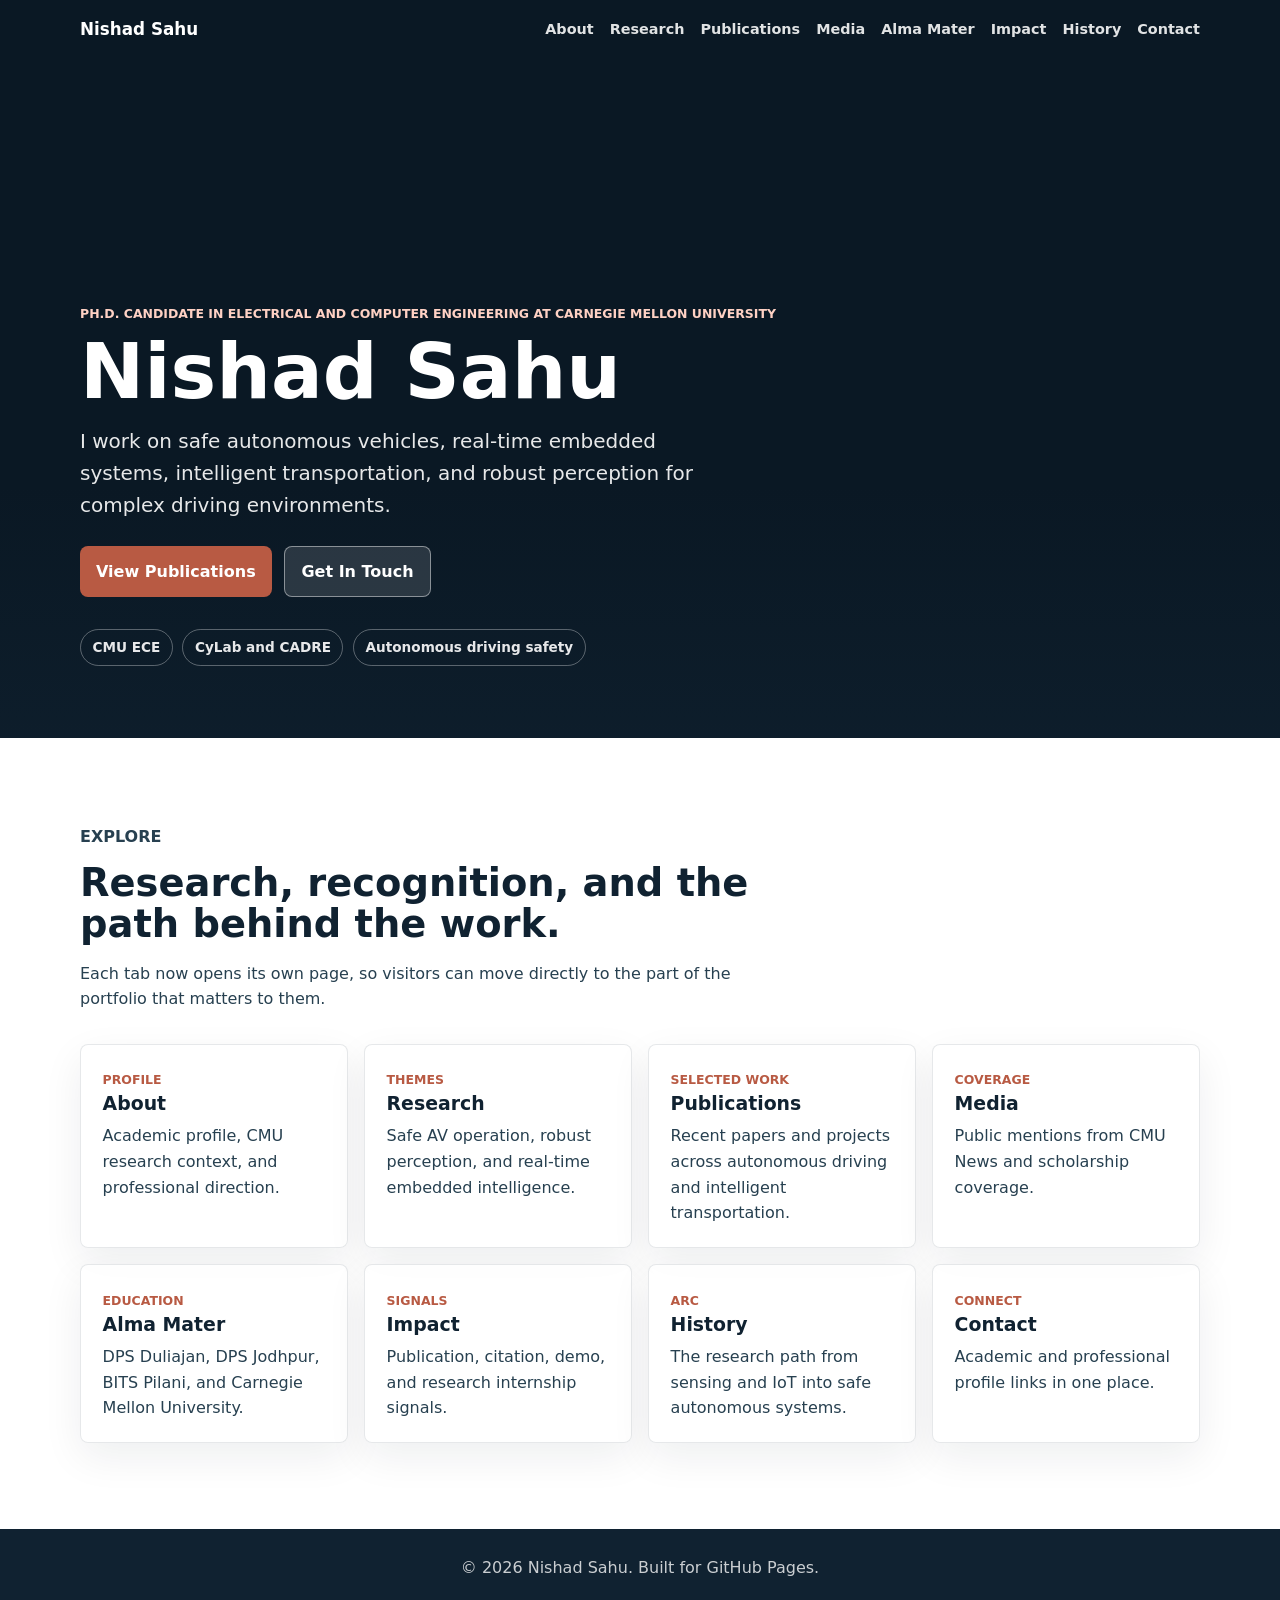
<file: index.html>
<!doctype html>
<html lang="en">
  <head>
    <meta charset="utf-8">
    <meta name="viewport" content="width=device-width, initial-scale=1">
    <title>Nishad Sahu | Autonomous Vehicles Researcher</title>
    <meta
      name="description"
      content="Nishad Sahu is a Ph.D. candidate in Electrical and Computer Engineering at Carnegie Mellon University working on autonomous vehicles, real-time embedded systems, intelligent transportation, and safe autonomy."
    >
    <meta property="og:title" content="Nishad Sahu | Autonomous Vehicles Researcher">
    <meta
      property="og:description"
      content="Research, publications, media coverage, alma mater, and professional profile for Nishad Sahu."
    >
    <meta property="og:type" content="website">
    <meta property="og:image" content="https://nishad-sahu.github.io/assets/cmu-av-poster-demo.jpg">
    <link rel="stylesheet" href="styles.css">
  </head>
  <body>
    <a class="skip-link" href="#main">Skip to content</a>

    <header class="site-header" data-header>
      <nav class="nav" aria-label="Primary navigation">
        <a class="brand" href="index.html" aria-label="Nishad Sahu home">Nishad Sahu</a>
        <button class="nav-toggle" type="button" aria-expanded="false" aria-controls="site-menu">
          <span class="nav-toggle-bar"></span>
          <span class="nav-toggle-bar"></span>
          <span class="nav-toggle-bar"></span>
          <span class="visually-hidden">Menu</span>
        </button>
        <div class="nav-links" id="site-menu">
          <a href="about.html">About</a>
          <a href="research.html">Research</a>
          <a href="publications.html">Publications</a>
          <a href="media.html">Media</a>
          <a href="alma-mater.html">Alma Mater</a>
          <a href="impact.html">Impact</a>
          <a href="history.html">History</a>
          <a href="contact.html">Contact</a>
        </div>
      </nav>
    </header>

    <main id="main">
      <section class="hero" aria-label="Introduction">
        <div class="hero-media" aria-hidden="true">
          <span class="hero-slide hero-slide-one"></span>
          <span class="hero-slide hero-slide-two"></span>
          <span class="hero-slide hero-slide-three"></span>
        </div>
        <div class="hero-content">
          <p class="eyebrow">Ph.D. Candidate in Electrical and Computer Engineering at Carnegie Mellon University</p>
          <h1>Nishad Sahu</h1>
          <p class="hero-lede">
            I work on safe autonomous vehicles, real-time embedded systems,
            intelligent transportation, and robust perception for complex
            driving environments.
          </p>
          <div class="hero-actions" aria-label="Primary actions">
            <a class="button button-primary" href="publications.html">View Publications</a>
            <a class="button button-secondary" href="contact.html">Get In Touch</a>
          </div>
          <div class="hero-notes" aria-label="Site highlights">
            <span>CMU ECE</span>
            <span>CyLab and CADRE</span>
            <span>Autonomous driving safety</span>
          </div>
        </div>
      </section>

      <section class="section section-light">
        <div class="section-inner">
          <div class="section-heading">
            <p class="section-kicker">Explore</p>
            <h2>Research, recognition, and the path behind the work.</h2>
            <p>
              Each tab now opens its own page, so visitors can move directly to
              the part of the portfolio that matters to them.
            </p>
          </div>

          <div class="preview-grid">
            <a class="preview-card" href="about.html">
              <span class="card-label">Profile</span>
              <h3>About</h3>
              <p>Academic profile, CMU research context, and professional direction.</p>
            </a>
            <a class="preview-card" href="research.html">
              <span class="card-label">Themes</span>
              <h3>Research</h3>
              <p>Safe AV operation, robust perception, and real-time embedded intelligence.</p>
            </a>
            <a class="preview-card" href="publications.html">
              <span class="card-label">Selected Work</span>
              <h3>Publications</h3>
              <p>Recent papers and projects across autonomous driving and intelligent transportation.</p>
            </a>
            <a class="preview-card" href="media.html">
              <span class="card-label">Coverage</span>
              <h3>Media</h3>
              <p>Public mentions from CMU News and scholarship coverage.</p>
            </a>
            <a class="preview-card" href="alma-mater.html">
              <span class="card-label">Education</span>
              <h3>Alma Mater</h3>
              <p>DPS Duliajan, DPS Jodhpur, BITS Pilani, and Carnegie Mellon University.</p>
            </a>
            <a class="preview-card" href="impact.html">
              <span class="card-label">Signals</span>
              <h3>Impact</h3>
              <p>Publication, citation, demo, and research internship signals.</p>
            </a>
            <a class="preview-card" href="history.html">
              <span class="card-label">Arc</span>
              <h3>History</h3>
              <p>The research path from sensing and IoT into safe autonomous systems.</p>
            </a>
            <a class="preview-card" href="contact.html">
              <span class="card-label">Connect</span>
              <h3>Contact</h3>
              <p>Academic and professional profile links in one place.</p>
            </a>
          </div>
        </div>
      </section>
    </main>

    <footer class="site-footer">
      <p>&copy; <span id="year"></span> Nishad Sahu. Built for GitHub Pages.</p>
    </footer>

    <script src="script.js"></script>
  </body>
</html>
</file>
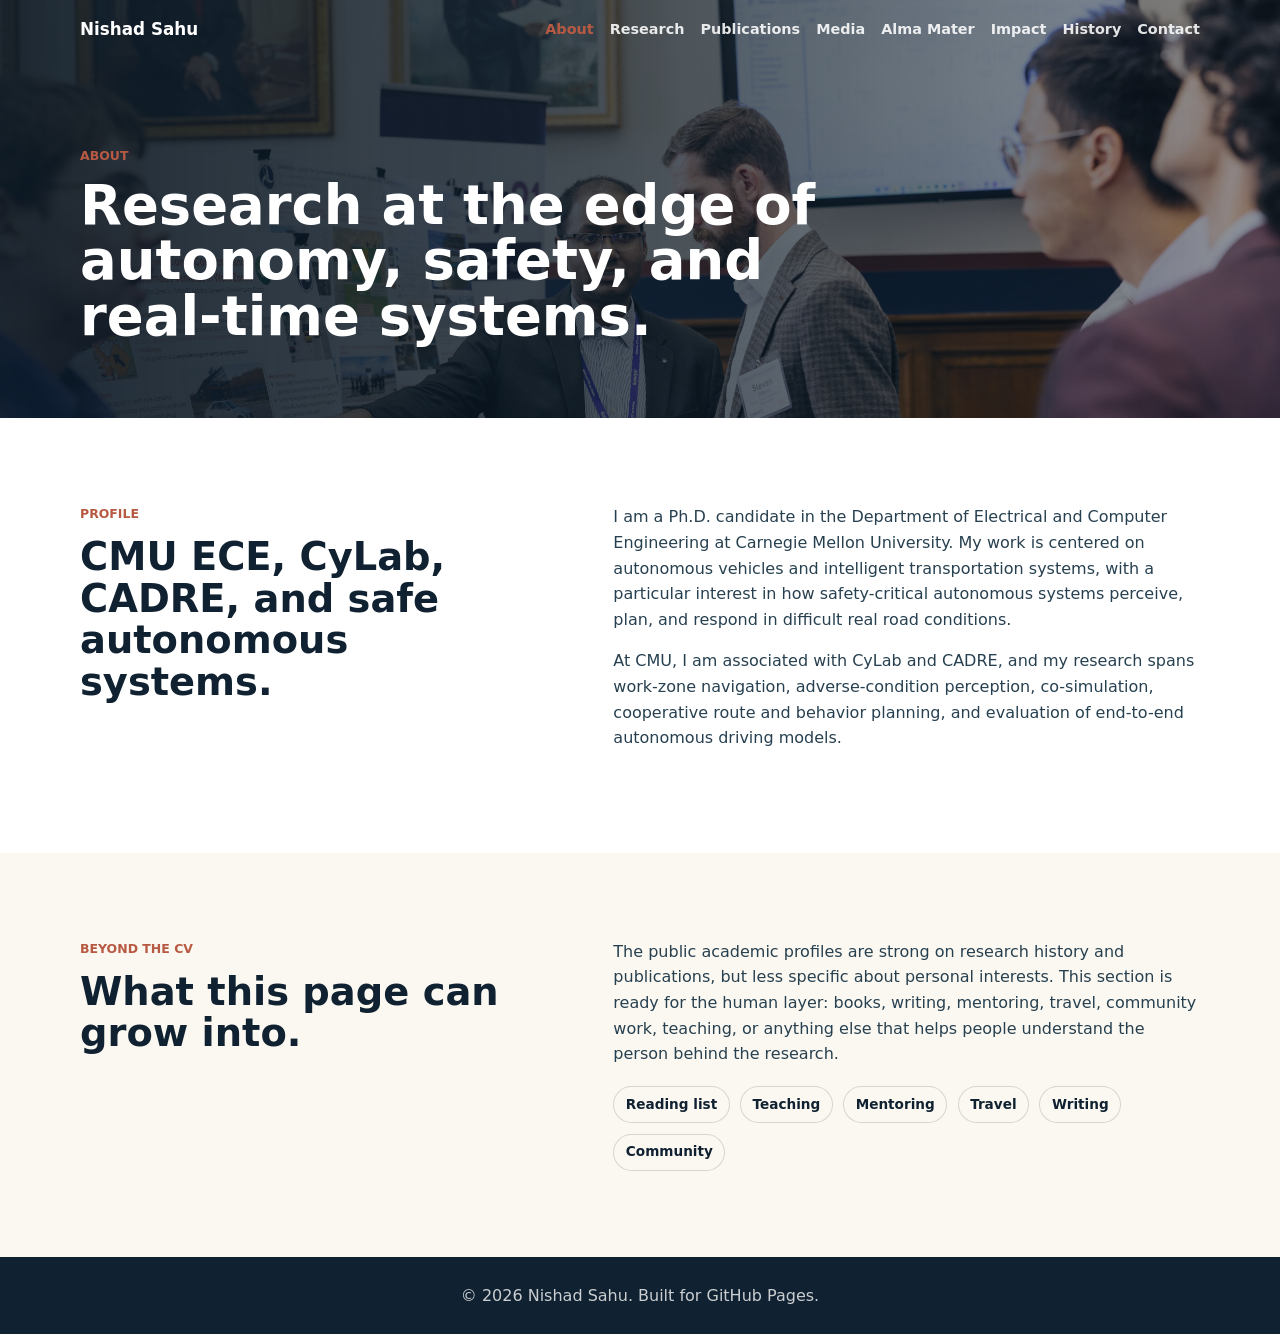
<file: about.html>
<!doctype html>
<html lang="en">
  <head>
    <meta charset="utf-8">
    <meta name="viewport" content="width=device-width, initial-scale=1">
    <title>About | Nishad Sahu</title>
    <meta name="description" content="About Nishad Sahu, Ph.D. candidate in Electrical and Computer Engineering at Carnegie Mellon University.">
    <meta property="og:title" content="About | Nishad Sahu">
    <meta property="og:description" content="Academic profile, research interests, and professional direction.">
    <meta property="og:type" content="website">
    <meta property="og:image" content="https://nishad-sahu.github.io/assets/cmu-av-poster-demo.jpg">
    <link rel="stylesheet" href="styles.css">
  </head>
  <body>
    <a class="skip-link" href="#main">Skip to content</a>
    <header class="site-header" data-header>
      <nav class="nav" aria-label="Primary navigation">
        <a class="brand" href="index.html" aria-label="Nishad Sahu home">Nishad Sahu</a>
        <button class="nav-toggle" type="button" aria-expanded="false" aria-controls="site-menu">
          <span class="nav-toggle-bar"></span>
          <span class="nav-toggle-bar"></span>
          <span class="nav-toggle-bar"></span>
          <span class="visually-hidden">Menu</span>
        </button>
        <div class="nav-links" id="site-menu">
          <a href="about.html" aria-current="page">About</a>
          <a href="research.html">Research</a>
          <a href="publications.html">Publications</a>
          <a href="media.html">Media</a>
          <a href="alma-mater.html">Alma Mater</a>
          <a href="impact.html">Impact</a>
          <a href="history.html">History</a>
          <a href="contact.html">Contact</a>
        </div>
      </nav>
    </header>

    <main id="main">
      <section class="page-hero page-hero-photo">
        <div class="section-inner">
          <p class="eyebrow">About</p>
          <h1>Research at the edge of autonomy, safety, and real-time systems.</h1>
        </div>
      </section>

      <section class="section section-light">
        <div class="section-inner two-column">
          <div>
            <p class="section-kicker">Profile</p>
            <h2>CMU ECE, CyLab, CADRE, and safe autonomous systems.</h2>
          </div>
          <div class="body-copy">
            <p>
              I am a Ph.D. candidate in the Department of Electrical and
              Computer Engineering at Carnegie Mellon University. My work is
              centered on autonomous vehicles and intelligent transportation
              systems, with a particular interest in how safety-critical
              autonomous systems perceive, plan, and respond in difficult real
              road conditions.
            </p>
            <p>
              At CMU, I am associated with CyLab and CADRE, and my research
              spans work-zone navigation, adverse-condition perception,
              co-simulation, cooperative route and behavior planning, and
              evaluation of end-to-end autonomous driving models.
            </p>
          </div>
        </div>
      </section>

      <section class="section">
        <div class="section-inner two-column">
          <div>
            <p class="section-kicker">Beyond The CV</p>
            <h2>What this page can grow into.</h2>
          </div>
          <div class="body-copy">
            <p>
              The public academic profiles are strong on research history and
              publications, but less specific about personal interests. This
              section is ready for the human layer: books, writing, mentoring,
              travel, community work, teaching, or anything else that helps
              people understand the person behind the research.
            </p>
            <div class="interest-tags" aria-label="Personal section placeholders">
              <span>Reading list</span>
              <span>Teaching</span>
              <span>Mentoring</span>
              <span>Travel</span>
              <span>Writing</span>
              <span>Community</span>
            </div>
          </div>
        </div>
      </section>
    </main>

    <footer class="site-footer">
      <p>&copy; <span id="year"></span> Nishad Sahu. Built for GitHub Pages.</p>
    </footer>
    <script src="script.js"></script>
  </body>
</html>
</file>
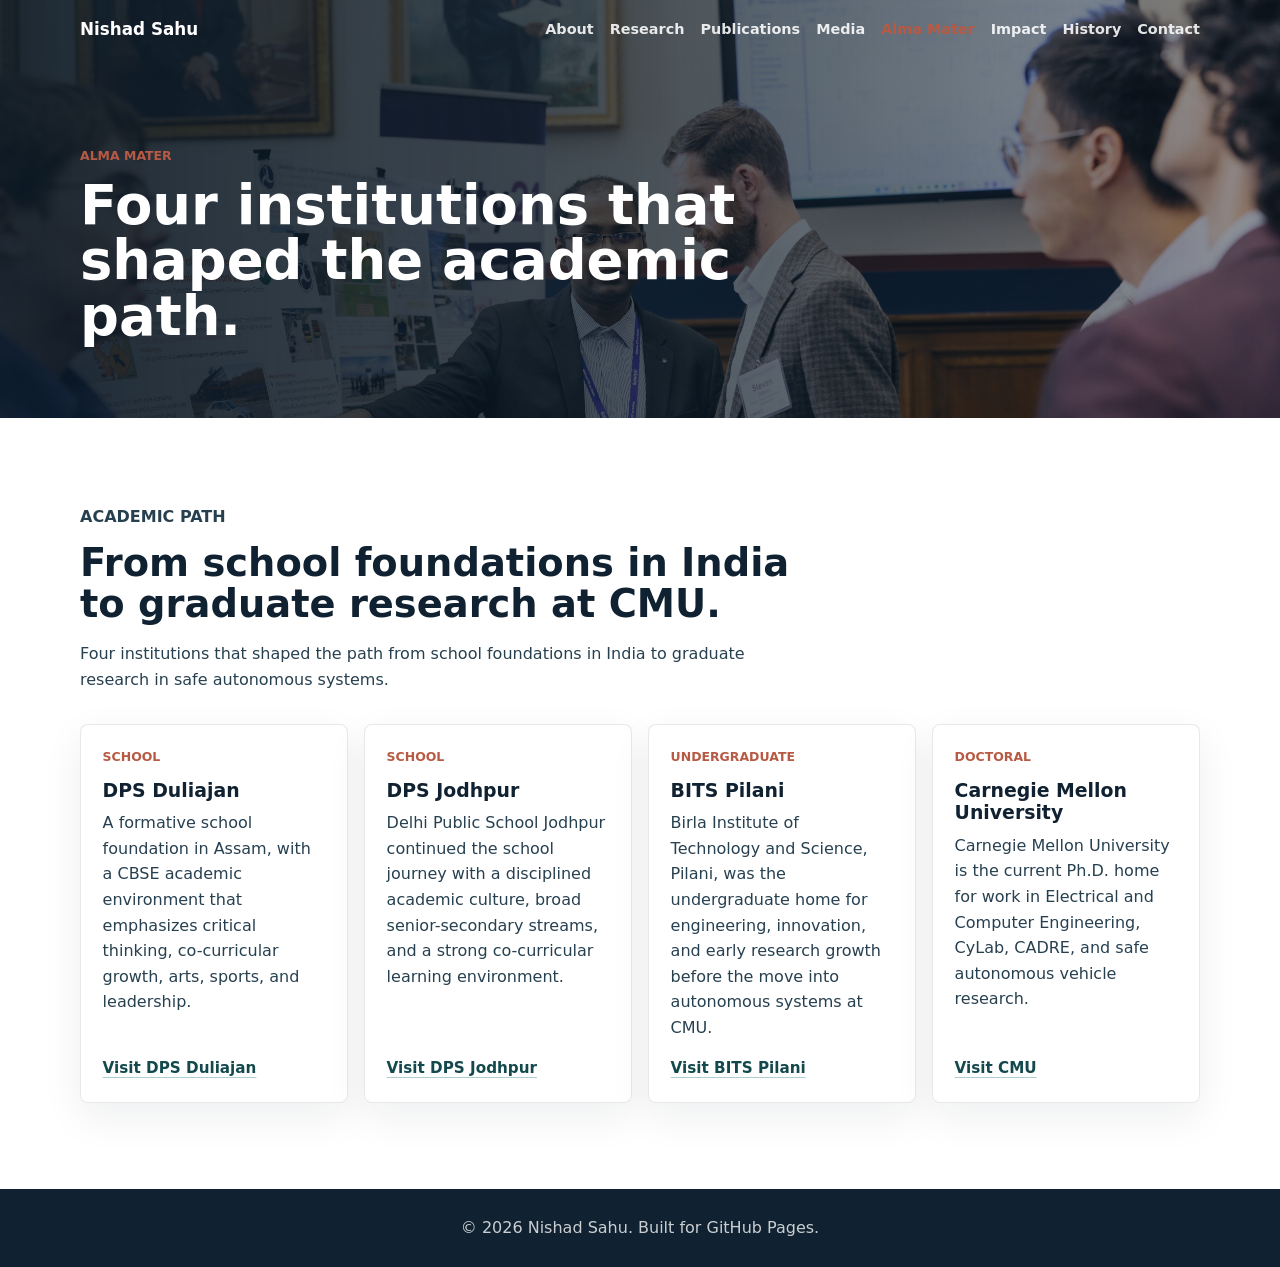
<file: alma-mater.html>
<!doctype html>
<html lang="en">
  <head>
    <meta charset="utf-8">
    <meta name="viewport" content="width=device-width, initial-scale=1">
    <title>Alma Mater | Nishad Sahu</title>
    <meta name="description" content="Alma mater page for Nishad Sahu: DPS Duliajan, DPS Jodhpur, BITS Pilani, and Carnegie Mellon University.">
    <meta property="og:title" content="Alma Mater | Nishad Sahu">
    <meta property="og:description" content="Academic path across DPS Duliajan, DPS Jodhpur, BITS Pilani, and CMU.">
    <meta property="og:type" content="website">
    <meta property="og:image" content="https://nishad-sahu.github.io/assets/cmu-av-poster-demo.jpg">
    <link rel="stylesheet" href="styles.css">
  </head>
  <body>
    <a class="skip-link" href="#main">Skip to content</a>
    <header class="site-header" data-header>
      <nav class="nav" aria-label="Primary navigation">
        <a class="brand" href="index.html" aria-label="Nishad Sahu home">Nishad Sahu</a>
        <button class="nav-toggle" type="button" aria-expanded="false" aria-controls="site-menu">
          <span class="nav-toggle-bar"></span>
          <span class="nav-toggle-bar"></span>
          <span class="nav-toggle-bar"></span>
          <span class="visually-hidden">Menu</span>
        </button>
        <div class="nav-links" id="site-menu">
          <a href="about.html">About</a>
          <a href="research.html">Research</a>
          <a href="publications.html">Publications</a>
          <a href="media.html">Media</a>
          <a href="alma-mater.html" aria-current="page">Alma Mater</a>
          <a href="impact.html">Impact</a>
          <a href="history.html">History</a>
          <a href="contact.html">Contact</a>
        </div>
      </nav>
    </header>

    <main id="main">
      <section class="page-hero page-hero-photo">
        <div class="section-inner">
          <p class="eyebrow">Alma Mater</p>
          <h1>Four institutions that shaped the academic path.</h1>
        </div>
      </section>

      <section class="section section-light">
        <div class="section-inner">
          <div class="section-heading">
            <p class="section-kicker">Academic Path</p>
            <h2>From school foundations in India to graduate research at CMU.</h2>
            <p>
              Four institutions that shaped the path from school foundations in
              India to graduate research in safe autonomous systems.
            </p>
          </div>

          <div class="alma-grid">
            <article class="alma-card">
              <span class="card-label">School</span>
              <h3>DPS Duliajan</h3>
              <p>
                A formative school foundation in Assam, with a CBSE academic
                environment that emphasizes critical thinking, co-curricular
                growth, arts, sports, and leadership.
              </p>
              <a class="text-link" href="https://www.dpsduliajan.in/" target="_blank" rel="noopener">Visit DPS Duliajan</a>
            </article>

            <article class="alma-card">
              <span class="card-label">School</span>
              <h3>DPS Jodhpur</h3>
              <p>
                Delhi Public School Jodhpur continued the school journey with a
                disciplined academic culture, broad senior-secondary streams,
                and a strong co-curricular learning environment.
              </p>
              <a class="text-link" href="https://www.dpsjodhpur.org/" target="_blank" rel="noopener">Visit DPS Jodhpur</a>
            </article>

            <article class="alma-card">
              <span class="card-label">Undergraduate</span>
              <h3>BITS Pilani</h3>
              <p>
                Birla Institute of Technology and Science, Pilani, was the
                undergraduate home for engineering, innovation, and early
                research growth before the move into autonomous systems at CMU.
              </p>
              <a class="text-link" href="https://www.bits-pilani.ac.in/" target="_blank" rel="noopener">Visit BITS Pilani</a>
            </article>

            <article class="alma-card">
              <span class="card-label">Doctoral</span>
              <h3>Carnegie Mellon University</h3>
              <p>
                Carnegie Mellon University is the current Ph.D. home for work
                in Electrical and Computer Engineering, CyLab, CADRE, and safe
                autonomous vehicle research.
              </p>
              <a class="text-link" href="https://www.cmu.edu/" target="_blank" rel="noopener">Visit CMU</a>
            </article>
          </div>
        </div>
      </section>
    </main>

    <footer class="site-footer">
      <p>&copy; <span id="year"></span> Nishad Sahu. Built for GitHub Pages.</p>
    </footer>
    <script src="script.js"></script>
  </body>
</html>
</file>
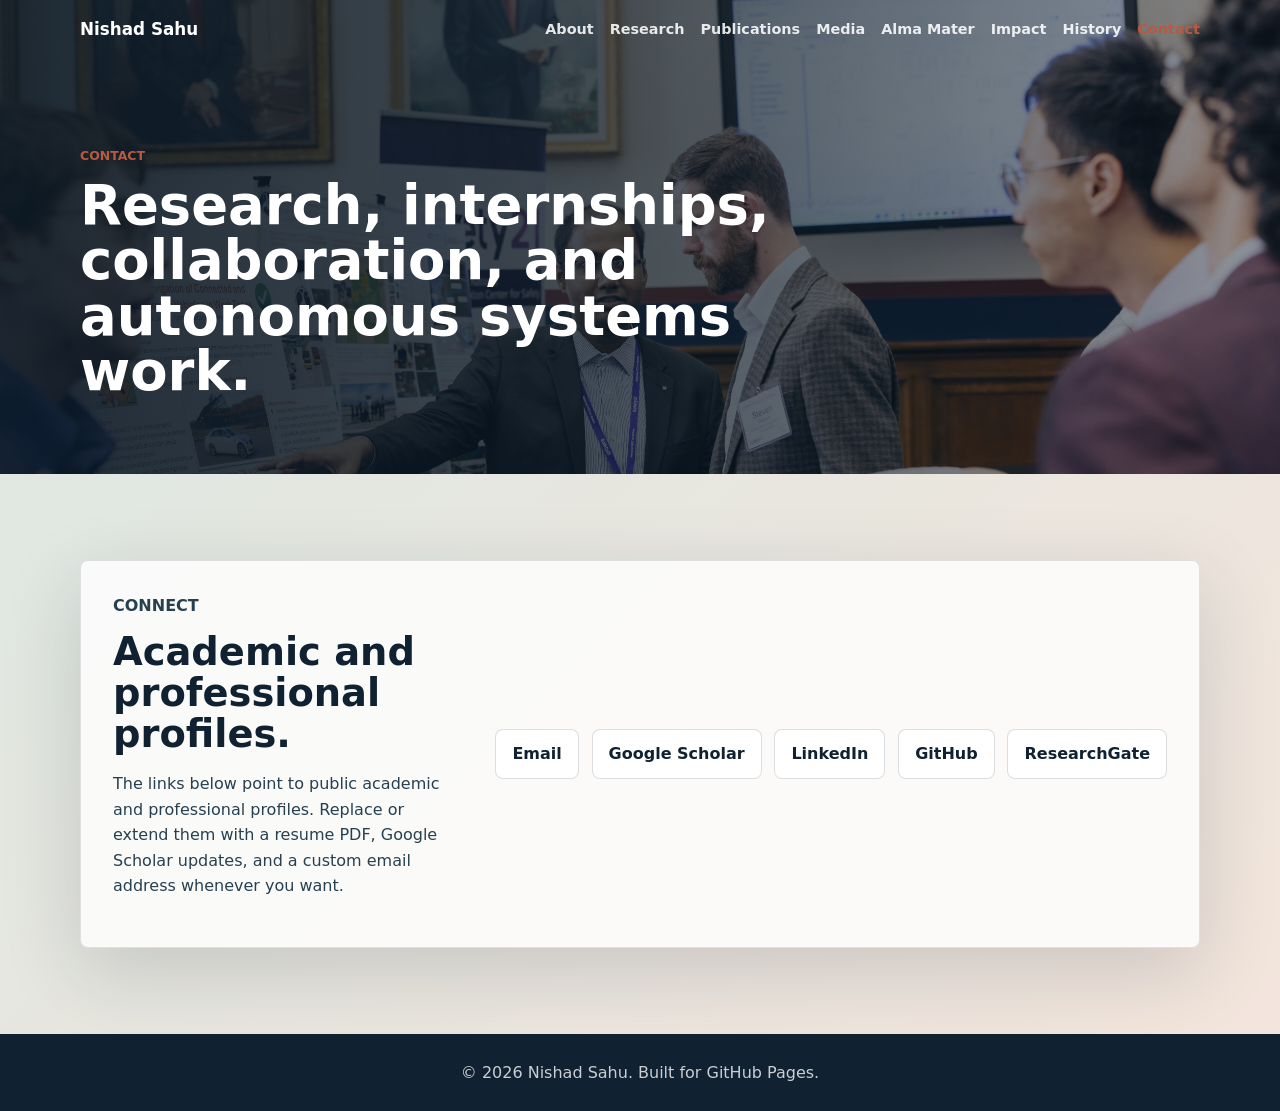
<file: contact.html>
<!doctype html>
<html lang="en">
  <head>
    <meta charset="utf-8">
    <meta name="viewport" content="width=device-width, initial-scale=1">
    <title>Contact | Nishad Sahu</title>
    <meta name="description" content="Contact links for Nishad Sahu, including email, Google Scholar, LinkedIn, GitHub, and ResearchGate.">
    <meta property="og:title" content="Contact | Nishad Sahu">
    <meta property="og:description" content="Contact and profile links for Nishad Sahu.">
    <meta property="og:type" content="website">
    <meta property="og:image" content="https://nishad-sahu.github.io/assets/cmu-av-poster-demo.jpg">
    <link rel="stylesheet" href="styles.css">
  </head>
  <body>
    <a class="skip-link" href="#main">Skip to content</a>
    <header class="site-header" data-header>
      <nav class="nav" aria-label="Primary navigation">
        <a class="brand" href="index.html" aria-label="Nishad Sahu home">Nishad Sahu</a>
        <button class="nav-toggle" type="button" aria-expanded="false" aria-controls="site-menu">
          <span class="nav-toggle-bar"></span>
          <span class="nav-toggle-bar"></span>
          <span class="nav-toggle-bar"></span>
          <span class="visually-hidden">Menu</span>
        </button>
        <div class="nav-links" id="site-menu">
          <a href="about.html">About</a>
          <a href="research.html">Research</a>
          <a href="publications.html">Publications</a>
          <a href="media.html">Media</a>
          <a href="alma-mater.html">Alma Mater</a>
          <a href="impact.html">Impact</a>
          <a href="history.html">History</a>
          <a href="contact.html" aria-current="page">Contact</a>
        </div>
      </nav>
    </header>

    <main id="main">
      <section class="page-hero page-hero-photo">
        <div class="section-inner">
          <p class="eyebrow">Contact</p>
          <h1>Research, internships, collaboration, and autonomous systems work.</h1>
        </div>
      </section>

      <section class="section contact-section">
        <div class="section-inner contact-panel">
          <div>
            <p class="section-kicker">Connect</p>
            <h2>Academic and professional profiles.</h2>
            <p>
              The links below point to public academic and professional profiles.
              Replace or extend them with a resume PDF, Google Scholar updates,
              and a custom email address whenever you want.
            </p>
          </div>
          <div class="contact-links" aria-label="Contact links">
            <a href="mailto:nsahu@andrew.cmu.edu">Email</a>
            <a href="https://scholar.google.com/citations?hl=en&user=r9X_uxkAAAAJ" target="_blank" rel="noopener">Google Scholar</a>
            <a href="https://www.linkedin.com/in/nishadsahu" target="_blank" rel="noopener">LinkedIn</a>
            <a href="https://github.com/Nishad-Sahu" target="_blank" rel="noopener">GitHub</a>
            <a href="https://www.researchgate.net/profile/Nishad-Sahu" target="_blank" rel="noopener">ResearchGate</a>
          </div>
        </div>
      </section>
    </main>

    <footer class="site-footer">
      <p>&copy; <span id="year"></span> Nishad Sahu. Built for GitHub Pages.</p>
    </footer>
    <script src="script.js"></script>
  </body>
</html>
</file>
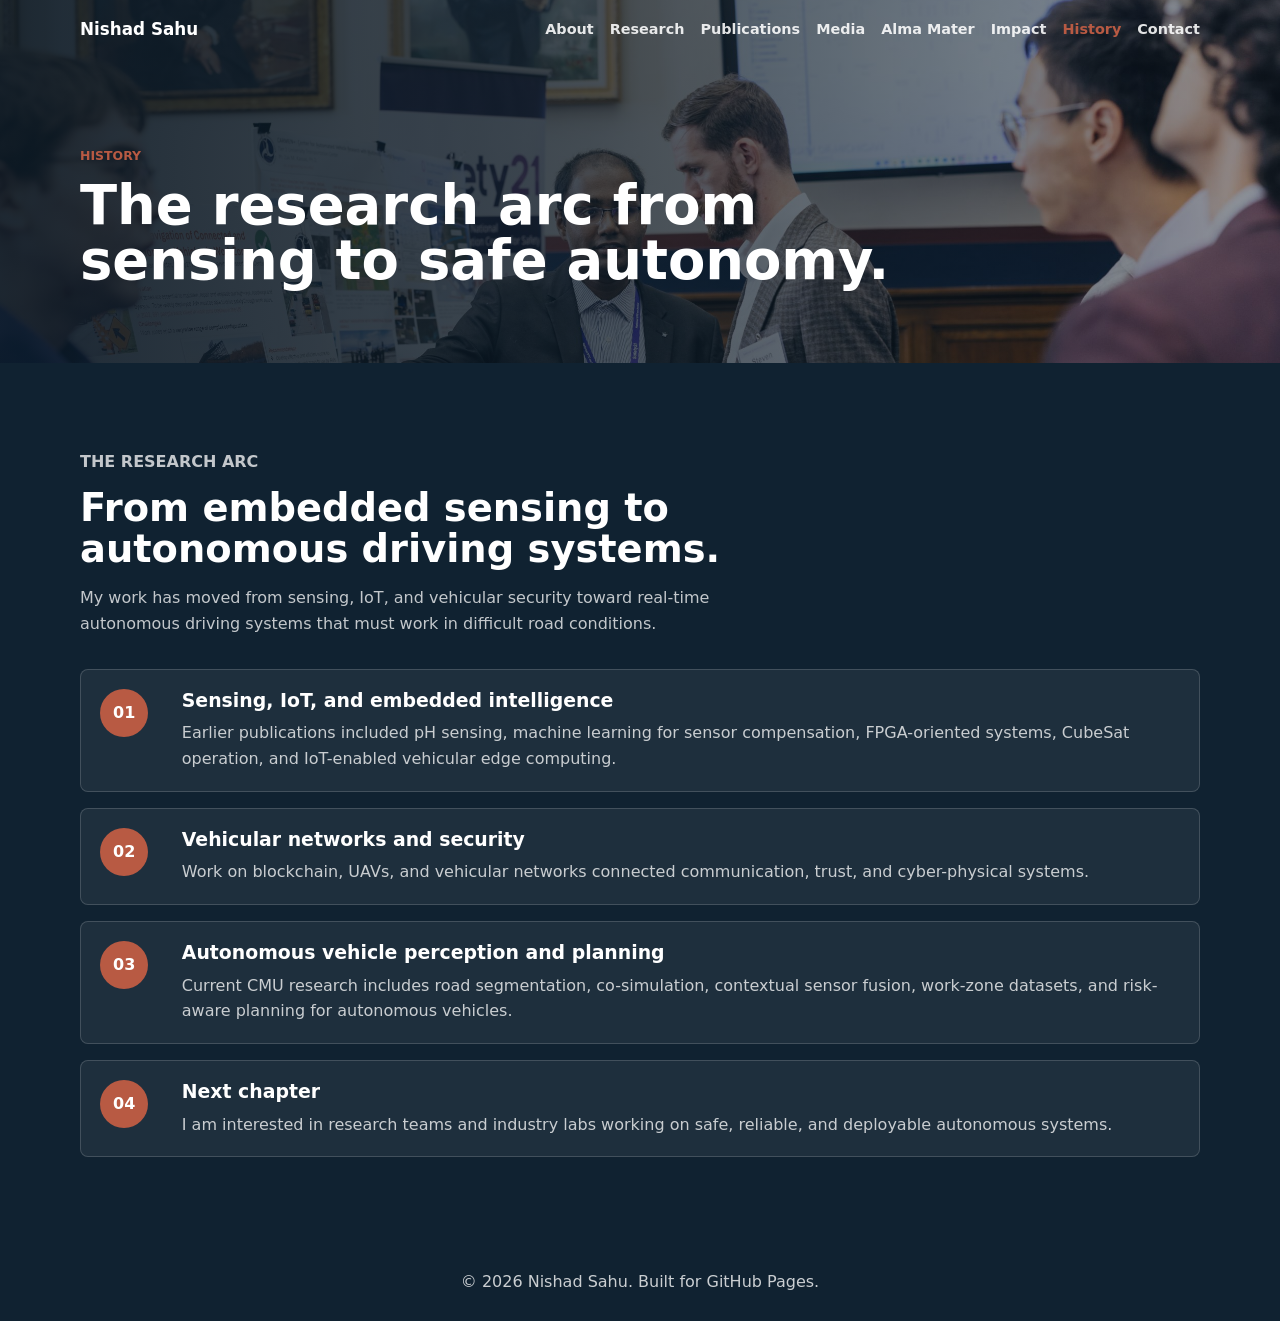
<file: history.html>
<!doctype html>
<html lang="en">
  <head>
    <meta charset="utf-8">
    <meta name="viewport" content="width=device-width, initial-scale=1">
    <title>History | Nishad Sahu</title>
    <meta name="description" content="Research history for Nishad Sahu, from sensing and IoT to autonomous vehicle perception and planning.">
    <meta property="og:title" content="History | Nishad Sahu">
    <meta property="og:description" content="The research arc from sensing and IoT into safe autonomous systems.">
    <meta property="og:type" content="website">
    <meta property="og:image" content="https://nishad-sahu.github.io/assets/cmu-av-poster-demo.jpg">
    <link rel="stylesheet" href="styles.css">
  </head>
  <body>
    <a class="skip-link" href="#main">Skip to content</a>
    <header class="site-header" data-header>
      <nav class="nav" aria-label="Primary navigation">
        <a class="brand" href="index.html" aria-label="Nishad Sahu home">Nishad Sahu</a>
        <button class="nav-toggle" type="button" aria-expanded="false" aria-controls="site-menu">
          <span class="nav-toggle-bar"></span>
          <span class="nav-toggle-bar"></span>
          <span class="nav-toggle-bar"></span>
          <span class="visually-hidden">Menu</span>
        </button>
        <div class="nav-links" id="site-menu">
          <a href="about.html">About</a>
          <a href="research.html">Research</a>
          <a href="publications.html">Publications</a>
          <a href="media.html">Media</a>
          <a href="alma-mater.html">Alma Mater</a>
          <a href="impact.html">Impact</a>
          <a href="history.html" aria-current="page">History</a>
          <a href="contact.html">Contact</a>
        </div>
      </nav>
    </header>

    <main id="main">
      <section class="page-hero page-hero-photo">
        <div class="section-inner">
          <p class="eyebrow">History</p>
          <h1>The research arc from sensing to safe autonomy.</h1>
        </div>
      </section>

      <section class="section section-ink">
        <div class="section-inner">
          <div class="section-heading section-heading-contrast">
            <p class="section-kicker">The Research Arc</p>
            <h2>From embedded sensing to autonomous driving systems.</h2>
            <p>
              My work has moved from sensing, IoT, and vehicular security toward
              real-time autonomous driving systems that must work in difficult
              road conditions.
            </p>
          </div>

          <ol class="timeline">
            <li>
              <span class="timeline-step">01</span>
              <div>
                <h3>Sensing, IoT, and embedded intelligence</h3>
                <p>
                  Earlier publications included pH sensing, machine learning for
                  sensor compensation, FPGA-oriented systems, CubeSat operation,
                  and IoT-enabled vehicular edge computing.
                </p>
              </div>
            </li>
            <li>
              <span class="timeline-step">02</span>
              <div>
                <h3>Vehicular networks and security</h3>
                <p>
                  Work on blockchain, UAVs, and vehicular networks connected
                  communication, trust, and cyber-physical systems.
                </p>
              </div>
            </li>
            <li>
              <span class="timeline-step">03</span>
              <div>
                <h3>Autonomous vehicle perception and planning</h3>
                <p>
                  Current CMU research includes road segmentation, co-simulation,
                  contextual sensor fusion, work-zone datasets, and risk-aware
                  planning for autonomous vehicles.
                </p>
              </div>
            </li>
            <li>
              <span class="timeline-step">04</span>
              <div>
                <h3>Next chapter</h3>
                <p>
                  I am interested in research teams and industry labs working on
                  safe, reliable, and deployable autonomous systems.
                </p>
              </div>
            </li>
          </ol>
        </div>
      </section>
    </main>

    <footer class="site-footer">
      <p>&copy; <span id="year"></span> Nishad Sahu. Built for GitHub Pages.</p>
    </footer>
    <script src="script.js"></script>
  </body>
</html>
</file>
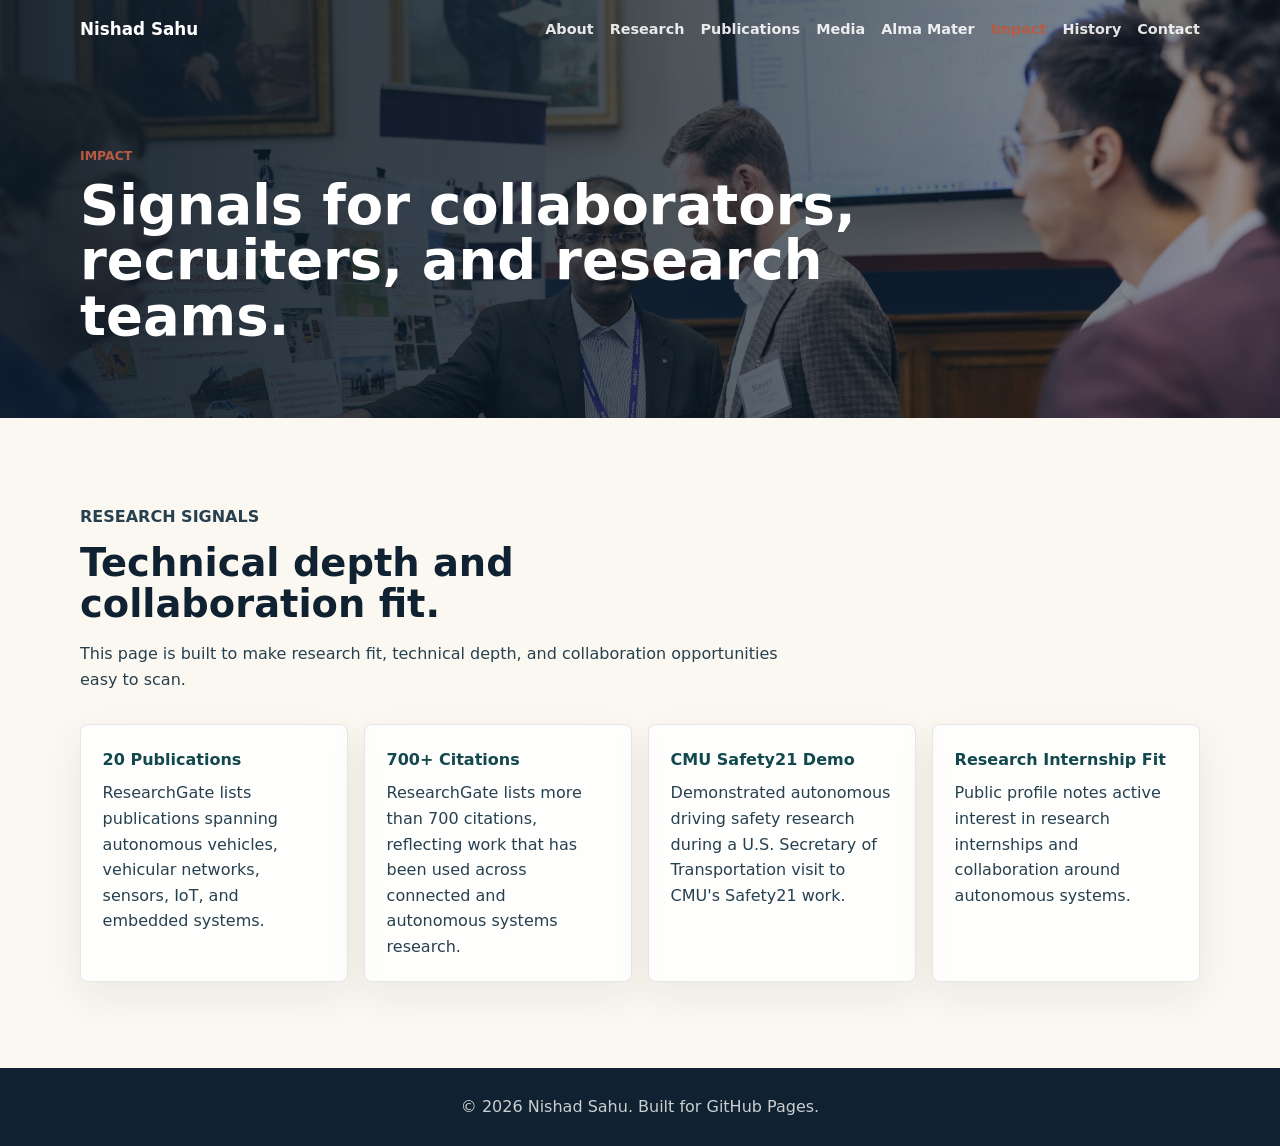
<file: impact.html>
<!doctype html>
<html lang="en">
  <head>
    <meta charset="utf-8">
    <meta name="viewport" content="width=device-width, initial-scale=1">
    <title>Impact | Nishad Sahu</title>
    <meta name="description" content="Research impact signals for Nishad Sahu, including publications, citations, demos, and internship fit.">
    <meta property="og:title" content="Impact | Nishad Sahu">
    <meta property="og:description" content="Publication, citation, demo, and research internship signals.">
    <meta property="og:type" content="website">
    <meta property="og:image" content="https://nishad-sahu.github.io/assets/cmu-av-poster-demo.jpg">
    <link rel="stylesheet" href="styles.css">
  </head>
  <body>
    <a class="skip-link" href="#main">Skip to content</a>
    <header class="site-header" data-header>
      <nav class="nav" aria-label="Primary navigation">
        <a class="brand" href="index.html" aria-label="Nishad Sahu home">Nishad Sahu</a>
        <button class="nav-toggle" type="button" aria-expanded="false" aria-controls="site-menu">
          <span class="nav-toggle-bar"></span>
          <span class="nav-toggle-bar"></span>
          <span class="nav-toggle-bar"></span>
          <span class="visually-hidden">Menu</span>
        </button>
        <div class="nav-links" id="site-menu">
          <a href="about.html">About</a>
          <a href="research.html">Research</a>
          <a href="publications.html">Publications</a>
          <a href="media.html">Media</a>
          <a href="alma-mater.html">Alma Mater</a>
          <a href="impact.html" aria-current="page">Impact</a>
          <a href="history.html">History</a>
          <a href="contact.html">Contact</a>
        </div>
      </nav>
    </header>

    <main id="main">
      <section class="page-hero page-hero-photo">
        <div class="section-inner">
          <p class="eyebrow">Impact</p>
          <h1>Signals for collaborators, recruiters, and research teams.</h1>
        </div>
      </section>

      <section class="section">
        <div class="section-inner">
          <div class="section-heading">
            <p class="section-kicker">Research Signals</p>
            <h2>Technical depth and collaboration fit.</h2>
            <p>
              This page is built to make research fit, technical depth, and
              collaboration opportunities easy to scan.
            </p>
          </div>

          <div class="achievement-grid">
            <article class="achievement-card">
              <strong>20 Publications</strong>
              <p>ResearchGate lists publications spanning autonomous vehicles, vehicular networks, sensors, IoT, and embedded systems.</p>
            </article>
            <article class="achievement-card">
              <strong>700+ Citations</strong>
              <p>ResearchGate lists more than 700 citations, reflecting work that has been used across connected and autonomous systems research.</p>
            </article>
            <article class="achievement-card">
              <strong>CMU Safety21 Demo</strong>
              <p>Demonstrated autonomous driving safety research during a U.S. Secretary of Transportation visit to CMU's Safety21 work.</p>
            </article>
            <article class="achievement-card">
              <strong>Research Internship Fit</strong>
              <p>Public profile notes active interest in research internships and collaboration around autonomous systems.</p>
            </article>
          </div>
        </div>
      </section>
    </main>

    <footer class="site-footer">
      <p>&copy; <span id="year"></span> Nishad Sahu. Built for GitHub Pages.</p>
    </footer>
    <script src="script.js"></script>
  </body>
</html>
</file>
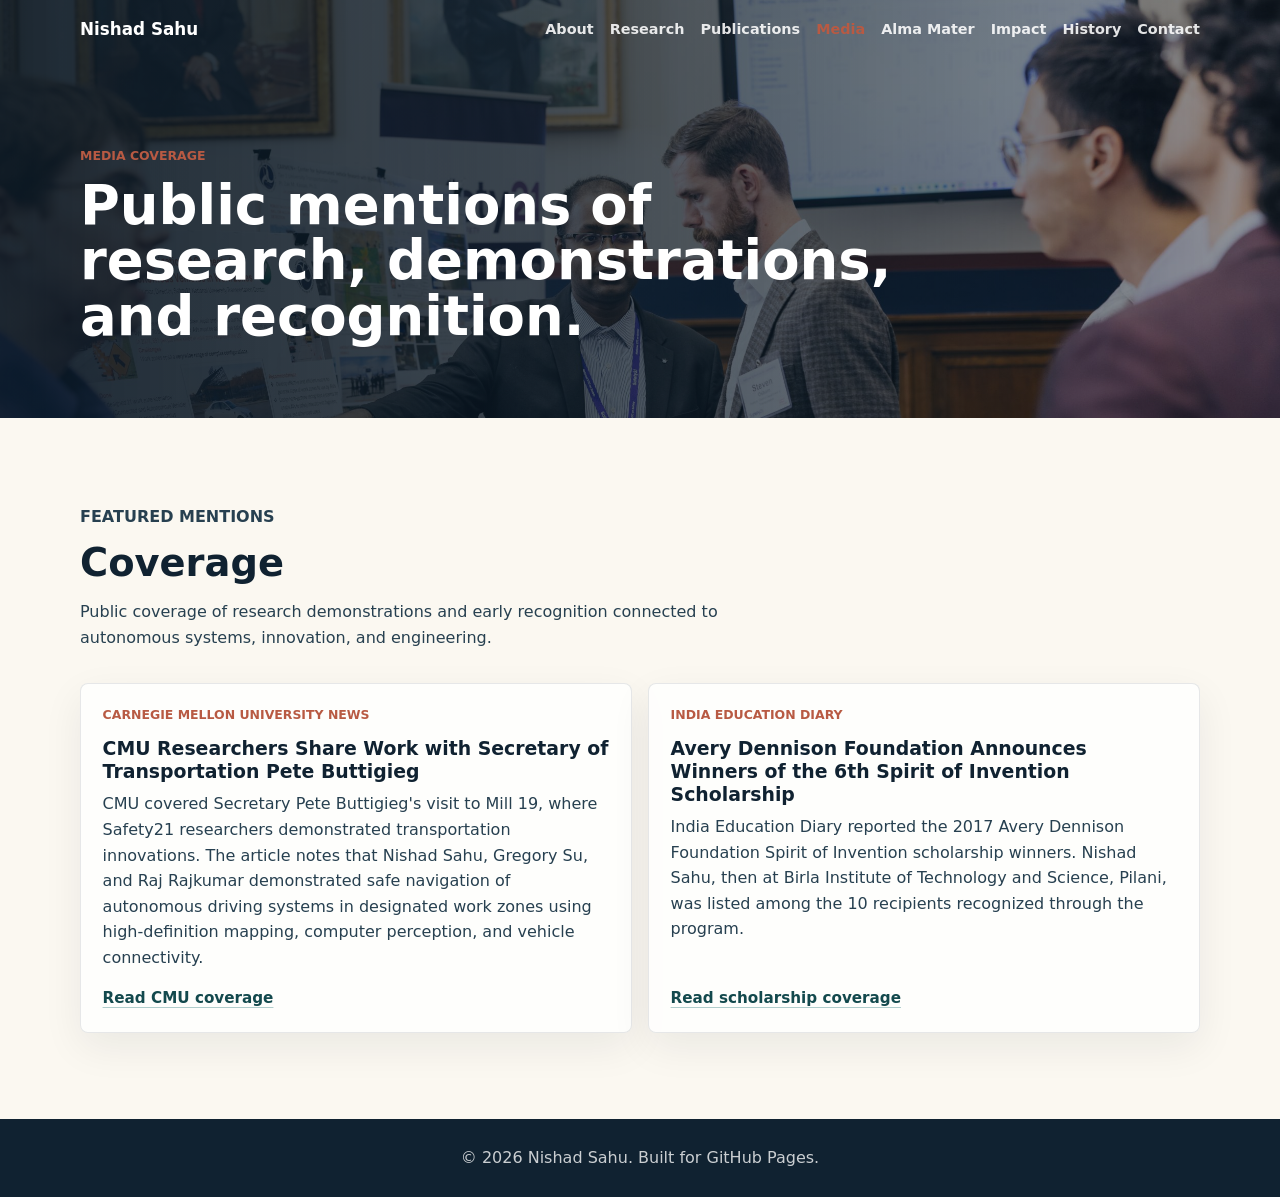
<file: media.html>
<!doctype html>
<html lang="en">
  <head>
    <meta charset="utf-8">
    <meta name="viewport" content="width=device-width, initial-scale=1">
    <title>Media Coverage | Nishad Sahu</title>
    <meta name="description" content="Media coverage and public mentions of Nishad Sahu's autonomous vehicle research and scholarship recognition.">
    <meta property="og:title" content="Media Coverage | Nishad Sahu">
    <meta property="og:description" content="CMU News and Avery Dennison Foundation scholarship coverage.">
    <meta property="og:type" content="website">
    <meta property="og:image" content="https://nishad-sahu.github.io/assets/cmu-av-poster-demo.jpg">
    <link rel="stylesheet" href="styles.css">
  </head>
  <body>
    <a class="skip-link" href="#main">Skip to content</a>
    <header class="site-header" data-header>
      <nav class="nav" aria-label="Primary navigation">
        <a class="brand" href="index.html" aria-label="Nishad Sahu home">Nishad Sahu</a>
        <button class="nav-toggle" type="button" aria-expanded="false" aria-controls="site-menu">
          <span class="nav-toggle-bar"></span>
          <span class="nav-toggle-bar"></span>
          <span class="nav-toggle-bar"></span>
          <span class="visually-hidden">Menu</span>
        </button>
        <div class="nav-links" id="site-menu">
          <a href="about.html">About</a>
          <a href="research.html">Research</a>
          <a href="publications.html">Publications</a>
          <a href="media.html" aria-current="page">Media</a>
          <a href="alma-mater.html">Alma Mater</a>
          <a href="impact.html">Impact</a>
          <a href="history.html">History</a>
          <a href="contact.html">Contact</a>
        </div>
      </nav>
    </header>

    <main id="main">
      <section class="page-hero page-hero-photo">
        <div class="section-inner">
          <p class="eyebrow">Media Coverage</p>
          <h1>Public mentions of research, demonstrations, and recognition.</h1>
        </div>
      </section>

      <section class="section">
        <div class="section-inner">
          <div class="section-heading">
            <p class="section-kicker">Featured Mentions</p>
            <h2>Coverage</h2>
            <p>
              Public coverage of research demonstrations and early recognition
              connected to autonomous systems, innovation, and engineering.
            </p>
          </div>

          <div class="media-grid">
            <article class="media-card">
              <span class="card-label">Carnegie Mellon University News</span>
              <h3>CMU Researchers Share Work with Secretary of Transportation Pete Buttigieg</h3>
              <p>
                CMU covered Secretary Pete Buttigieg's visit to Mill 19, where
                Safety21 researchers demonstrated transportation innovations.
                The article notes that Nishad Sahu, Gregory Su, and Raj Rajkumar
                demonstrated safe navigation of autonomous driving systems in
                designated work zones using high-definition mapping, computer
                perception, and vehicle connectivity.
              </p>
              <a class="text-link" href="https://www.cmu.edu/news/stories/archives/2025/january/cmu-researchers-share-work-with-secretary-of-transportation-pete-buttigieg" target="_blank" rel="noopener">Read CMU coverage</a>
            </article>

            <article class="media-card">
              <span class="card-label">India Education Diary</span>
              <h3>Avery Dennison Foundation Announces Winners of the 6th Spirit of Invention Scholarship</h3>
              <p>
                India Education Diary reported the 2017 Avery Dennison
                Foundation Spirit of Invention scholarship winners. Nishad Sahu,
                then at Birla Institute of Technology and Science, Pilani, was
                listed among the 10 recipients recognized through the program.
              </p>
              <a class="text-link" href="https://indiaeducationdiary.in/avery-dennison-foundation-announces-winners-6th-spirit-invention-scholarship/" target="_blank" rel="noopener">Read scholarship coverage</a>
            </article>
          </div>
        </div>
      </section>
    </main>

    <footer class="site-footer">
      <p>&copy; <span id="year"></span> Nishad Sahu. Built for GitHub Pages.</p>
    </footer>
    <script src="script.js"></script>
  </body>
</html>
</file>
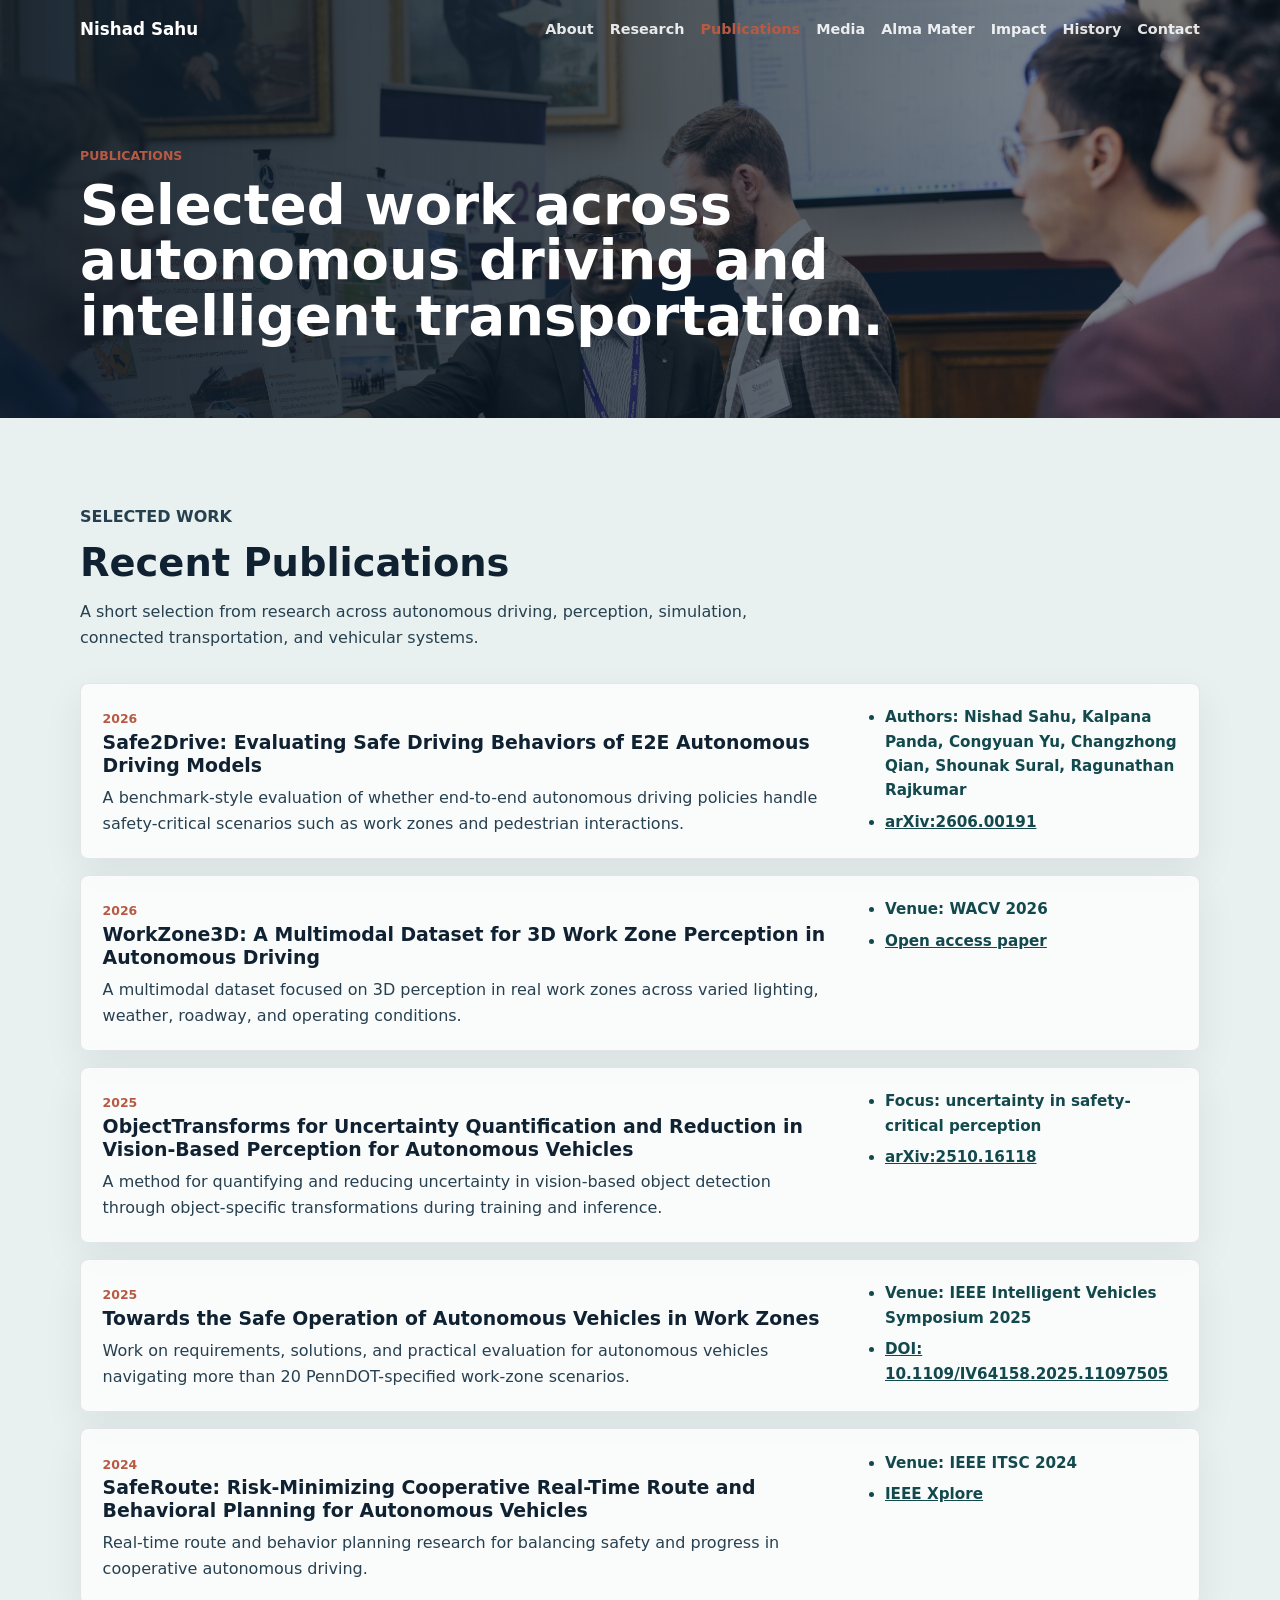
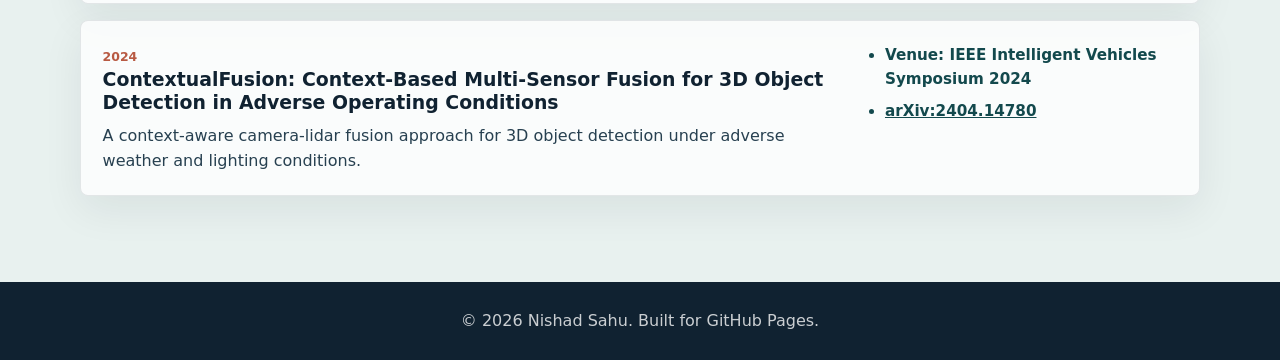
<file: publications.html>
<!doctype html>
<html lang="en">
  <head>
    <meta charset="utf-8">
    <meta name="viewport" content="width=device-width, initial-scale=1">
    <title>Publications | Nishad Sahu</title>
    <meta name="description" content="Selected publications by Nishad Sahu across autonomous driving, perception, simulation, connected transportation, and vehicular systems.">
    <meta property="og:title" content="Publications | Nishad Sahu">
    <meta property="og:description" content="Selected papers across autonomous driving and intelligent transportation.">
    <meta property="og:type" content="website">
    <meta property="og:image" content="https://nishad-sahu.github.io/assets/cmu-av-poster-demo.jpg">
    <link rel="stylesheet" href="styles.css">
  </head>
  <body>
    <a class="skip-link" href="#main">Skip to content</a>
    <header class="site-header" data-header>
      <nav class="nav" aria-label="Primary navigation">
        <a class="brand" href="index.html" aria-label="Nishad Sahu home">Nishad Sahu</a>
        <button class="nav-toggle" type="button" aria-expanded="false" aria-controls="site-menu">
          <span class="nav-toggle-bar"></span>
          <span class="nav-toggle-bar"></span>
          <span class="nav-toggle-bar"></span>
          <span class="visually-hidden">Menu</span>
        </button>
        <div class="nav-links" id="site-menu">
          <a href="about.html">About</a>
          <a href="research.html">Research</a>
          <a href="publications.html" aria-current="page">Publications</a>
          <a href="media.html">Media</a>
          <a href="alma-mater.html">Alma Mater</a>
          <a href="impact.html">Impact</a>
          <a href="history.html">History</a>
          <a href="contact.html">Contact</a>
        </div>
      </nav>
    </header>

    <main id="main">
      <section class="page-hero page-hero-photo">
        <div class="section-inner">
          <p class="eyebrow">Publications</p>
          <h1>Selected work across autonomous driving and intelligent transportation.</h1>
        </div>
      </section>

      <section class="section section-muted">
        <div class="section-inner">
          <div class="section-heading">
            <p class="section-kicker">Selected Work</p>
            <h2>Recent Publications</h2>
            <p>
              A short selection from research across autonomous driving,
              perception, simulation, connected transportation, and vehicular
              systems.
            </p>
          </div>

          <div class="project-list">
            <article class="project-card">
              <div>
                <span class="card-label">2026</span>
                <h3>Safe2Drive: Evaluating Safe Driving Behaviors of E2E Autonomous Driving Models</h3>
                <p>
                  A benchmark-style evaluation of whether end-to-end autonomous
                  driving policies handle safety-critical scenarios such as work
                  zones and pedestrian interactions.
                </p>
              </div>
              <ul class="detail-list">
                <li>Authors: Nishad Sahu, Kalpana Panda, Congyuan Yu, Changzhong Qian, Shounak Sural, Ragunathan Rajkumar</li>
                <li><a href="https://arxiv.org/abs/2606.00191" target="_blank" rel="noopener">arXiv:2606.00191</a></li>
              </ul>
            </article>

            <article class="project-card">
              <div>
                <span class="card-label">2026</span>
                <h3>WorkZone3D: A Multimodal Dataset for 3D Work Zone Perception in Autonomous Driving</h3>
                <p>
                  A multimodal dataset focused on 3D perception in real work
                  zones across varied lighting, weather, roadway, and operating
                  conditions.
                </p>
              </div>
              <ul class="detail-list">
                <li>Venue: WACV 2026</li>
                <li><a href="https://openaccess.thecvf.com/content/WACV2026/html/Sural_WorkZone3D_A_Multimodal_Dataset_for_3D_Work_Zone_Perception_in_WACV_2026_paper.html" target="_blank" rel="noopener">Open access paper</a></li>
              </ul>
            </article>

            <article class="project-card">
              <div>
                <span class="card-label">2025</span>
                <h3>ObjectTransforms for Uncertainty Quantification and Reduction in Vision-Based Perception for Autonomous Vehicles</h3>
                <p>
                  A method for quantifying and reducing uncertainty in
                  vision-based object detection through object-specific
                  transformations during training and inference.
                </p>
              </div>
              <ul class="detail-list">
                <li>Focus: uncertainty in safety-critical perception</li>
                <li><a href="https://arxiv.org/abs/2510.16118" target="_blank" rel="noopener">arXiv:2510.16118</a></li>
              </ul>
            </article>

            <article class="project-card">
              <div>
                <span class="card-label">2025</span>
                <h3>Towards the Safe Operation of Autonomous Vehicles in Work Zones</h3>
                <p>
                  Work on requirements, solutions, and practical evaluation for
                  autonomous vehicles navigating more than 20 PennDOT-specified
                  work-zone scenarios.
                </p>
              </div>
              <ul class="detail-list">
                <li>Venue: IEEE Intelligent Vehicles Symposium 2025</li>
                <li><a href="https://doi.org/10.1109/IV64158.2025.11097505" target="_blank" rel="noopener">DOI: 10.1109/IV64158.2025.11097505</a></li>
              </ul>
            </article>

            <article class="project-card">
              <div>
                <span class="card-label">2024</span>
                <h3>SafeRoute: Risk-Minimizing Cooperative Real-Time Route and Behavioral Planning for Autonomous Vehicles</h3>
                <p>
                  Real-time route and behavior planning research for balancing
                  safety and progress in cooperative autonomous driving.
                </p>
              </div>
              <ul class="detail-list">
                <li>Venue: IEEE ITSC 2024</li>
                <li><a href="https://ieeexplore.ieee.org/document/10919756/" target="_blank" rel="noopener">IEEE Xplore</a></li>
              </ul>
            </article>

            <article class="project-card">
              <div>
                <span class="card-label">2024</span>
                <h3>ContextualFusion: Context-Based Multi-Sensor Fusion for 3D Object Detection in Adverse Operating Conditions</h3>
                <p>
                  A context-aware camera-lidar fusion approach for 3D object
                  detection under adverse weather and lighting conditions.
                </p>
              </div>
              <ul class="detail-list">
                <li>Venue: IEEE Intelligent Vehicles Symposium 2024</li>
                <li><a href="https://arxiv.org/abs/2404.14780" target="_blank" rel="noopener">arXiv:2404.14780</a></li>
              </ul>
            </article>
          </div>
        </div>
      </section>
    </main>

    <footer class="site-footer">
      <p>&copy; <span id="year"></span> Nishad Sahu. Built for GitHub Pages.</p>
    </footer>
    <script src="script.js"></script>
  </body>
</html>
</file>
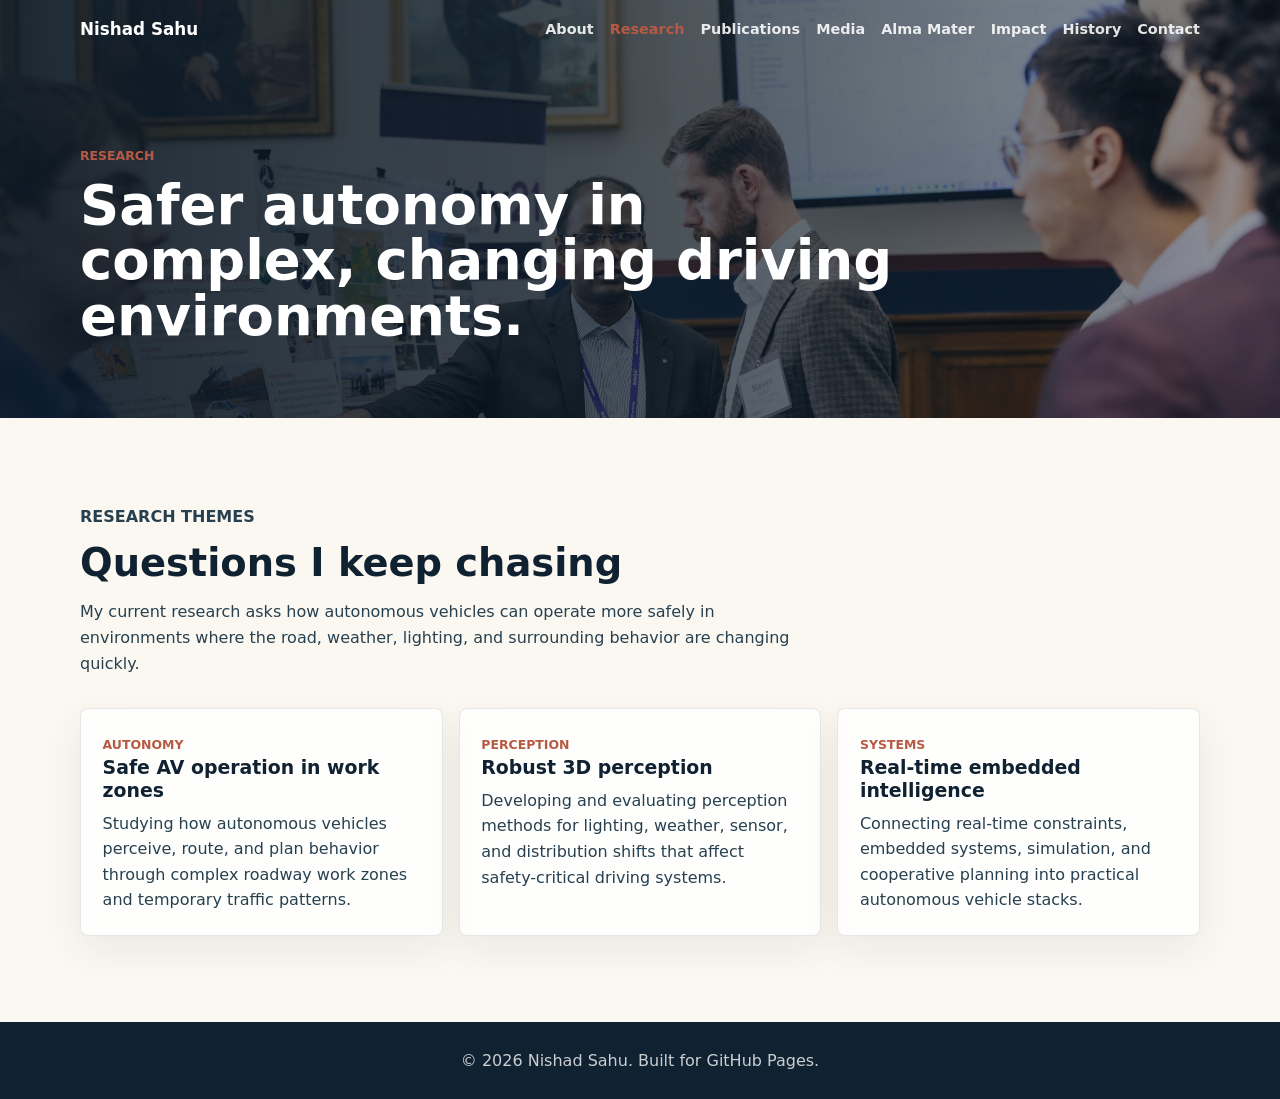
<file: research.html>
<!doctype html>
<html lang="en">
  <head>
    <meta charset="utf-8">
    <meta name="viewport" content="width=device-width, initial-scale=1">
    <title>Research | Nishad Sahu</title>
    <meta name="description" content="Research themes for Nishad Sahu: safe autonomous vehicles, robust perception, and real-time embedded intelligence.">
    <meta property="og:title" content="Research | Nishad Sahu">
    <meta property="og:description" content="Safe AV operation, robust 3D perception, and real-time embedded intelligence.">
    <meta property="og:type" content="website">
    <meta property="og:image" content="https://nishad-sahu.github.io/assets/cmu-av-poster-demo.jpg">
    <link rel="stylesheet" href="styles.css">
  </head>
  <body>
    <a class="skip-link" href="#main">Skip to content</a>
    <header class="site-header" data-header>
      <nav class="nav" aria-label="Primary navigation">
        <a class="brand" href="index.html" aria-label="Nishad Sahu home">Nishad Sahu</a>
        <button class="nav-toggle" type="button" aria-expanded="false" aria-controls="site-menu">
          <span class="nav-toggle-bar"></span>
          <span class="nav-toggle-bar"></span>
          <span class="nav-toggle-bar"></span>
          <span class="visually-hidden">Menu</span>
        </button>
        <div class="nav-links" id="site-menu">
          <a href="about.html">About</a>
          <a href="research.html" aria-current="page">Research</a>
          <a href="publications.html">Publications</a>
          <a href="media.html">Media</a>
          <a href="alma-mater.html">Alma Mater</a>
          <a href="impact.html">Impact</a>
          <a href="history.html">History</a>
          <a href="contact.html">Contact</a>
        </div>
      </nav>
    </header>

    <main id="main">
      <section class="page-hero page-hero-photo">
        <div class="section-inner">
          <p class="eyebrow">Research</p>
          <h1>Safer autonomy in complex, changing driving environments.</h1>
        </div>
      </section>

      <section class="section">
        <div class="section-inner">
          <div class="section-heading">
            <p class="section-kicker">Research Themes</p>
            <h2>Questions I keep chasing</h2>
            <p>
              My current research asks how autonomous vehicles can operate more
              safely in environments where the road, weather, lighting, and
              surrounding behavior are changing quickly.
            </p>
          </div>

          <div class="feature-grid">
            <article class="feature-card">
              <span class="card-label">Autonomy</span>
              <h3>Safe AV operation in work zones</h3>
              <p>
                Studying how autonomous vehicles perceive, route, and plan
                behavior through complex roadway work zones and temporary
                traffic patterns.
              </p>
            </article>
            <article class="feature-card">
              <span class="card-label">Perception</span>
              <h3>Robust 3D perception</h3>
              <p>
                Developing and evaluating perception methods for lighting,
                weather, sensor, and distribution shifts that affect
                safety-critical driving systems.
              </p>
            </article>
            <article class="feature-card">
              <span class="card-label">Systems</span>
              <h3>Real-time embedded intelligence</h3>
              <p>
                Connecting real-time constraints, embedded systems, simulation,
                and cooperative planning into practical autonomous vehicle
                stacks.
              </p>
            </article>
          </div>
        </div>
      </section>
    </main>

    <footer class="site-footer">
      <p>&copy; <span id="year"></span> Nishad Sahu. Built for GitHub Pages.</p>
    </footer>
    <script src="script.js"></script>
  </body>
</html>
</file>
<file: styles.css>
:root {
  --ink: #102231;
  --ink-soft: #274050;
  --paper: #fbf8f1;
  --paper-deep: #efe8dc;
  --mist: #e8f1ef;
  --teal: #1d6f73;
  --teal-dark: #13494d;
  --coral: #b85a43;
  --olive: #66743e;
  --white: #ffffff;
  --shadow: 0 24px 80px rgba(16, 34, 49, 0.16);
  --max-width: 1120px;
}

* {
  box-sizing: border-box;
}

html {
  scroll-behavior: smooth;
}

body {
  margin: 0;
  color: var(--ink);
  background: var(--paper);
  font-family: Inter, ui-sans-serif, system-ui, -apple-system, BlinkMacSystemFont, "Segoe UI", sans-serif;
  line-height: 1.6;
}

img {
  display: block;
  max-width: 100%;
}

a {
  color: inherit;
}

.skip-link {
  position: fixed;
  top: 12px;
  left: 12px;
  z-index: 100;
  transform: translateY(-160%);
  border-radius: 6px;
  background: var(--ink);
  color: var(--white);
  padding: 0.7rem 0.9rem;
  text-decoration: none;
}

.skip-link:focus {
  transform: translateY(0);
}

.visually-hidden {
  position: absolute;
  width: 1px;
  height: 1px;
  padding: 0;
  margin: -1px;
  overflow: hidden;
  clip: rect(0, 0, 0, 0);
  white-space: nowrap;
  border: 0;
}

.site-header {
  position: fixed;
  top: 0;
  right: 0;
  left: 0;
  z-index: 20;
  padding: 16px 22px;
  transition: background-color 180ms ease, box-shadow 180ms ease, padding 180ms ease;
}

.site-header.is-scrolled {
  background: rgba(251, 248, 241, 0.94);
  box-shadow: 0 12px 40px rgba(16, 34, 49, 0.1);
  backdrop-filter: blur(14px);
}

.nav {
  display: flex;
  align-items: center;
  justify-content: space-between;
  max-width: var(--max-width);
  margin: 0 auto;
}

.brand {
  color: var(--white);
  font-size: 1.05rem;
  font-weight: 800;
  text-decoration: none;
}

.site-header.is-scrolled .brand {
  color: var(--ink);
}

.nav-links {
  display: flex;
  align-items: center;
  gap: 1rem;
}

.nav-links a {
  color: rgba(255, 255, 255, 0.88);
  font-size: 0.9rem;
  font-weight: 700;
  text-decoration: none;
}

.site-header.is-scrolled .nav-links a {
  color: var(--ink-soft);
}

.site-header.is-scrolled .nav-links a[aria-current="page"] {
  color: var(--coral);
}

.nav-links a:hover,
.nav-links a:focus-visible,
.nav-links a[aria-current="page"] {
  color: var(--coral);
}

.nav-toggle {
  display: none;
  width: 42px;
  height: 42px;
  place-items: center;
  border: 1px solid rgba(255, 255, 255, 0.4);
  border-radius: 8px;
  background: rgba(255, 255, 255, 0.12);
  cursor: pointer;
}

.site-header.is-scrolled .nav-toggle {
  border-color: rgba(16, 34, 49, 0.2);
  background: rgba(255, 255, 255, 0.7);
}

.nav-toggle-bar {
  display: block;
  width: 18px;
  height: 2px;
  margin: 3px 0;
  border-radius: 999px;
  background: var(--white);
}

.site-header.is-scrolled .nav-toggle-bar {
  background: var(--ink);
}

.hero {
  position: relative;
  display: flex;
  min-height: 82vh;
  align-items: flex-end;
  overflow: hidden;
  padding: 128px 22px 72px;
  background: #0a1824;
  color: var(--white);
}

.hero::before {
  content: "";
  position: absolute;
  inset: 0;
  z-index: 1;
  background:
    linear-gradient(90deg, rgba(10, 24, 36, 0.92) 0%, rgba(10, 24, 36, 0.72) 38%, rgba(10, 24, 36, 0.28) 100%),
    linear-gradient(0deg, rgba(10, 24, 36, 0.28), rgba(10, 24, 36, 0.08));
  pointer-events: none;
}

.hero::after {
  content: "";
  position: absolute;
  right: 0;
  bottom: 0;
  left: 0;
  z-index: 1;
  height: 34%;
  background: linear-gradient(0deg, rgba(16, 34, 49, 0.54), rgba(16, 34, 49, 0));
  pointer-events: none;
}

.hero-media,
.hero-slide {
  position: absolute;
  inset: 0;
}

.hero-media {
  z-index: 0;
}

.hero-slide {
  background-position: center;
  background-repeat: no-repeat;
  background-size: cover;
  opacity: 0;
  transform: scale(1.04);
  animation: heroFade 18s infinite;
}

.hero-slide-one {
  background-image: url("assets/cmu-av-poster-demo.jpg");
  background-position: center 48%;
}

.hero-slide-two {
  background-image: url("assets/safety21-symposium-poster.jpg");
  background-position: center 48%;
  animation-delay: 6s;
}

.hero-slide-three {
  background-image: url("assets/mill19-buttigieg-av-demo.jpg");
  background-position: center top;
  animation-delay: 12s;
}

@keyframes heroFade {
  0%,
  30% {
    opacity: 1;
  }

  38%,
  92% {
    opacity: 0;
  }

  100% {
    opacity: 1;
  }
}

.hero-content {
  position: relative;
  z-index: 2;
  width: min(100%, var(--max-width));
  margin: 0 auto;
}

.page-hero {
  position: relative;
  overflow: hidden;
  padding: 146px 22px 74px;
  background: var(--ink);
  color: var(--white);
}

.page-hero::before {
  content: "";
  position: absolute;
  inset: 0;
  background:
    linear-gradient(90deg, rgba(10, 24, 36, 0.92) 0%, rgba(10, 24, 36, 0.74) 46%, rgba(10, 24, 36, 0.42) 100%),
    url("assets/cmu-av-poster-demo.jpg") center 48% / cover no-repeat;
  transform: scale(1.02);
}

.page-hero .section-inner {
  position: relative;
  z-index: 1;
}

.page-hero h1 {
  max-width: 820px;
  margin-bottom: 0;
  font-size: 3.4rem;
  line-height: 1.02;
}

.eyebrow,
.section-kicker,
.card-label {
  margin: 0 0 0.75rem;
  color: var(--coral);
  font-size: 0.78rem;
  font-weight: 800;
  letter-spacing: 0;
  text-transform: uppercase;
}

.hero .eyebrow {
  color: #ffd1c4;
}

h1,
h2,
h3,
p {
  margin-top: 0;
}

h1 {
  max-width: 12ch;
  margin-bottom: 1rem;
  font-size: 4.8rem;
  line-height: 0.95;
}

.hero-lede {
  max-width: 650px;
  margin-bottom: 1.6rem;
  color: rgba(255, 255, 255, 0.9);
  font-size: 1.25rem;
}

.hero-actions,
.contact-links {
  display: flex;
  flex-wrap: wrap;
  gap: 0.8rem;
}

.button,
.contact-links a,
.contact-placeholder {
  display: inline-flex;
  min-height: 44px;
  align-items: center;
  justify-content: center;
  border-radius: 8px;
  padding: 0.72rem 1rem;
  font-weight: 800;
  text-decoration: none;
}

.button-primary {
  background: var(--coral);
  color: var(--white);
}

.button-secondary {
  border: 1px solid rgba(255, 255, 255, 0.45);
  background: rgba(255, 255, 255, 0.13);
  color: var(--white);
}

.button:hover,
.button:focus-visible,
.contact-links a:hover,
.contact-links a:focus-visible {
  transform: translateY(-1px);
}

.hero-notes {
  display: flex;
  flex-wrap: wrap;
  gap: 0.6rem;
  max-width: 760px;
  margin-top: 2rem;
}

.hero-notes span,
.interest-tags span {
  border: 1px solid rgba(255, 255, 255, 0.32);
  border-radius: 999px;
  padding: 0.42rem 0.72rem;
  color: rgba(255, 255, 255, 0.9);
  font-size: 0.85rem;
  font-weight: 700;
}

.section {
  padding: 86px 22px;
  background: var(--paper);
}

.section-light {
  background: var(--white);
}

.section-muted {
  background: var(--mist);
}

.section-ink {
  background: var(--ink);
  color: var(--white);
}

.section-inner {
  width: min(100%, var(--max-width));
  margin: 0 auto;
}

.two-column {
  display: grid;
  grid-template-columns: minmax(0, 0.8fr) minmax(0, 1fr);
  gap: 4rem;
  align-items: start;
}

.section-heading {
  max-width: 720px;
  margin-bottom: 2rem;
}

.section-heading h2,
.two-column h2,
.contact-panel h2 {
  margin-bottom: 1rem;
  font-size: 2.4rem;
  line-height: 1.08;
}

.section-heading p,
.body-copy,
.contact-panel p {
  color: var(--ink-soft);
  font-size: 1rem;
}

.section-heading-contrast p,
.section-ink .section-kicker {
  color: rgba(255, 255, 255, 0.75);
}

.feature-grid,
.achievement-grid,
.media-grid,
.alma-grid,
.preview-grid {
  display: grid;
  grid-template-columns: repeat(3, minmax(0, 1fr));
  gap: 1rem;
}

.feature-card,
.achievement-card,
.project-card,
.media-card,
.alma-card,
.preview-card {
  border: 1px solid rgba(16, 34, 49, 0.1);
  border-radius: 8px;
  background: rgba(255, 255, 255, 0.78);
  box-shadow: 0 14px 40px rgba(16, 34, 49, 0.07);
}

.feature-card,
.achievement-card,
.media-card,
.alma-card,
.preview-card {
  padding: 1.35rem;
}

.feature-card h3,
.project-card h3,
.media-card h3,
.alma-card h3,
.preview-card h3,
.timeline h3 {
  margin-bottom: 0.55rem;
  font-size: 1.18rem;
  line-height: 1.2;
}

.feature-card p,
.achievement-card p,
.project-card p,
.media-card p,
.alma-card p,
.preview-card p,
.timeline p {
  margin-bottom: 0;
  color: var(--ink-soft);
}

.preview-grid {
  grid-template-columns: repeat(4, minmax(0, 1fr));
}

.preview-card {
  min-height: 100%;
  color: var(--ink);
  text-decoration: none;
  transition: border-color 180ms ease, box-shadow 180ms ease, transform 180ms ease;
}

.preview-card:hover,
.preview-card:focus-visible {
  border-color: rgba(184, 90, 67, 0.48);
  box-shadow: 0 18px 48px rgba(16, 34, 49, 0.12);
  transform: translateY(-2px);
}

.media-grid {
  grid-template-columns: repeat(2, minmax(0, 1fr));
}

.alma-grid {
  grid-template-columns: repeat(4, minmax(0, 1fr));
}

.media-card,
.alma-card {
  display: flex;
  min-height: 100%;
  flex-direction: column;
  align-items: flex-start;
}

.media-card p,
.alma-card p {
  margin-bottom: 1rem;
}

.text-link {
  display: inline-flex;
  align-items: center;
  margin-top: auto;
  color: var(--teal-dark);
  font-size: 0.95rem;
  font-weight: 900;
  text-decoration-color: rgba(29, 111, 115, 0.35);
  text-underline-offset: 4px;
}

.text-link:hover,
.text-link:focus-visible {
  color: var(--coral);
}

.project-list {
  display: grid;
  gap: 1rem;
}

.project-card {
  display: grid;
  grid-template-columns: minmax(0, 1fr) minmax(260px, 0.42fr);
  gap: 2rem;
  align-items: start;
  padding: 1.35rem;
}

.detail-list {
  margin: 0;
  padding-left: 1rem;
  color: var(--teal-dark);
  font-size: 0.95rem;
  font-weight: 700;
}

.detail-list li + li {
  margin-top: 0.45rem;
}

.achievement-grid {
  grid-template-columns: repeat(4, minmax(0, 1fr));
}

.achievement-card strong {
  display: block;
  margin-bottom: 0.5rem;
  color: var(--teal-dark);
}

.timeline {
  display: grid;
  gap: 1rem;
  padding: 0;
  margin: 0;
  list-style: none;
}

.timeline li {
  display: grid;
  grid-template-columns: 64px minmax(0, 1fr);
  gap: 1.1rem;
  align-items: start;
  border: 1px solid rgba(255, 255, 255, 0.16);
  border-radius: 8px;
  padding: 1.2rem;
  background: rgba(255, 255, 255, 0.06);
}

.timeline-step {
  display: inline-flex;
  width: 48px;
  height: 48px;
  align-items: center;
  justify-content: center;
  border-radius: 50%;
  background: var(--coral);
  color: var(--white);
  font-weight: 900;
}

.section-ink .timeline p {
  color: rgba(255, 255, 255, 0.76);
}

.interest-tags {
  display: flex;
  flex-wrap: wrap;
  gap: 0.65rem;
  margin-top: 1.2rem;
}

.interest-tags span {
  border-color: rgba(16, 34, 49, 0.16);
  color: var(--ink);
  background: var(--paper);
}

.contact-section {
  background:
    linear-gradient(135deg, rgba(29, 111, 115, 0.12), rgba(184, 90, 67, 0.12)),
    var(--paper);
}

.contact-panel {
  display: grid;
  grid-template-columns: minmax(0, 1fr) auto;
  gap: 2rem;
  align-items: center;
  border: 1px solid rgba(16, 34, 49, 0.12);
  border-radius: 8px;
  padding: 2rem;
  background: rgba(255, 255, 255, 0.8);
  box-shadow: var(--shadow);
}

.contact-links {
  justify-content: flex-end;
}

.contact-links a,
.contact-placeholder {
  border: 1px solid rgba(16, 34, 49, 0.15);
  background: var(--white);
  color: var(--ink);
}

.contact-placeholder {
  opacity: 0.55;
}

.site-footer {
  padding: 26px 22px;
  background: var(--ink);
  color: rgba(255, 255, 255, 0.78);
  text-align: center;
}

.site-footer p {
  margin: 0;
}

@media (max-width: 860px) {
  .site-header {
    padding: 12px 16px;
  }

  .nav-toggle {
    display: grid;
  }

  .nav-links {
    position: absolute;
    top: calc(100% + 8px);
    right: 16px;
    left: 16px;
    display: none;
    flex-direction: column;
    align-items: stretch;
    gap: 0;
    border: 1px solid rgba(16, 34, 49, 0.12);
    border-radius: 8px;
    background: rgba(251, 248, 241, 0.98);
    box-shadow: var(--shadow);
  }

  .nav-links.is-open {
    display: flex;
  }

  .nav-links a {
    color: var(--ink);
    padding: 0.88rem 1rem;
  }

  .nav-links a[aria-current="page"] {
    color: var(--coral);
  }

  .brand {
    color: var(--white);
  }

  .hero {
    min-height: 84vh;
    padding: 108px 18px 54px;
  }

  .page-hero {
    padding: 120px 18px 58px;
  }

  .page-hero h1 {
    font-size: 2.65rem;
  }

  .hero::before {
    background:
      linear-gradient(90deg, rgba(10, 24, 36, 0.94) 0%, rgba(10, 24, 36, 0.72) 100%),
      linear-gradient(0deg, rgba(10, 24, 36, 0.34), rgba(10, 24, 36, 0.14));
  }

  .hero-slide-one {
    background-position: 52% center;
  }

  .hero-slide-two {
    background-position: 58% center;
  }

  .hero-slide-three {
    background-position: 58% top;
  }

  h1 {
    font-size: 3.6rem;
  }

  .hero-lede {
    font-size: 1.08rem;
  }

  .section {
    padding: 64px 18px;
  }

  .two-column,
  .project-card,
  .contact-panel {
    grid-template-columns: 1fr;
  }

  .feature-grid,
  .achievement-grid,
  .media-grid,
  .alma-grid,
  .preview-grid {
    grid-template-columns: 1fr 1fr;
  }

  .contact-links {
    justify-content: flex-start;
  }
}

@media (max-width: 560px) {
  .hero {
    min-height: 88vh;
  }

  h1 {
    font-size: 3rem;
  }

  .section-heading h2,
  .two-column h2,
  .contact-panel h2 {
    font-size: 1.95rem;
  }

  .page-hero h1 {
    font-size: 2.2rem;
  }

  .feature-grid,
  .achievement-grid,
  .media-grid,
  .alma-grid,
  .preview-grid {
    grid-template-columns: 1fr;
  }

  .timeline li {
    grid-template-columns: 1fr;
  }

  .contact-panel {
    padding: 1.25rem;
  }

  .button,
  .contact-links a,
  .contact-placeholder {
    width: 100%;
  }
}

@media (prefers-reduced-motion: reduce) {
  .hero-slide {
    animation: none;
  }

  .hero-slide-one {
    opacity: 1;
  }
}
</file>
